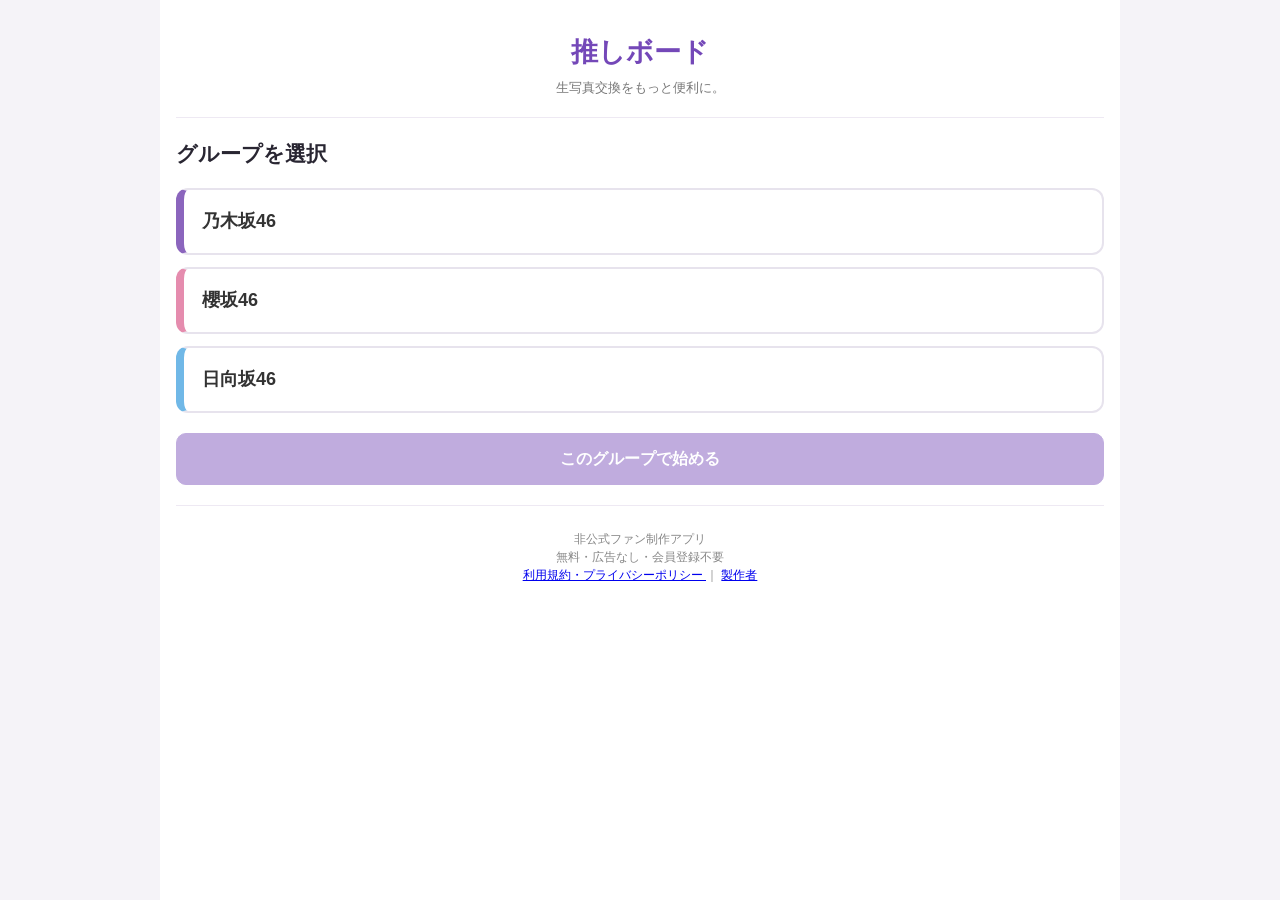
<file: index.html>
<!DOCTYPE html>
<html lang="ja">
<head>
  <meta charset="UTF-8">
  <meta name="viewport"
        content="width=device-width,initial-scale=1,viewport-fit=cover">
  <meta name="theme-color" content="#7448b8">
  <meta name="description"
        content="生写真交換用の非公式ファン制作アプリ。無料・広告なし・会員登録不要。">
  <title>推しボード</title>

  <link rel="manifest" href="manifest.json">
  <link rel="icon" href="icon.svg" type="image/svg+xml">
  <link rel="stylesheet" href="style.css">

  <script src="data.js" defer></script>
  <script src="app.js" defer></script>
</head>

<body>
<main class="container">

  <header id="appHeader" class="header">
    <h1>推しボード</h1>
    <p>生写真交換をもっと便利に。</p>
  </header>

  <!-- グループ選択 -->
  <section id="groupScreen" class="screen">
    <h2>グループを選択</h2>

    <button class="group"
            data-group="乃木坂46"
            style="--group-color:#8b65bd">
      乃木坂46
    </button>

    <button class="group"
            data-group="櫻坂46"
            style="--group-color:#e58cae">
      櫻坂46
    </button>

    <button class="group"
            data-group="日向坂46"
            style="--group-color:#70b8e7">
      日向坂46
    </button>

    <button id="groupNext" class="primary" disabled>
      このグループで始める
    </button>
  </section>

  <!-- 編集画面 -->
  <section id="editorScreen" class="screen hidden">
    <div class="screen-heading">
      <h2 id="editorGroupName"></h2>
      <button id="changeGroup" class="small-button">
        グループ変更
      </button>
    </div>

    <h3>選択中のメンバー</h3>
    <div id="selectedMembers" class="selected-list"></div>

    <button id="openMembers" class="primary">
      メンバーを選択・変更
    </button>

    <h3>生写真シリーズ</h3>
    <div id="seriesList" class="series-list"></div>

    <button id="addSeries" class="primary">
      ＋ シリーズを登録
    </button>

    <button id="openBoard" class="primary board-launch">
      交換ボードを表示
    </button>
  </section>

  <!-- メンバー選択 -->
  <section id="memberScreen" class="screen hidden">
    <h2>メンバー選択</h2>
    <p id="memberGroupName" class="subheading"></p>

    <div class="filter-row">
      <label for="generationFilter">期別</label>
      <select id="generationFilter">
        <option value="all">すべての期</option>
      </select>
    </div>

    <input id="memberSearch"
           type="search"
           placeholder="メンバー名を検索"
           autocomplete="off">

    <div class="selection-toolbar">
      <span id="selectionCount">0人選択中</span>
      <button id="selectAll" class="text-button">
        表示中を全選択
      </button>
      <button id="clearAll" class="text-button">
        全解除
      </button>
    </div>

    <div id="memberList" class="member-list"></div>

    <button id="openMemberManager"
            class="secondary member-manager-launch">
      ＋ メンバーを追加・編集
    </button>

    <div class="action-row">
      <button id="cancelMembers" class="secondary">
        キャンセル
      </button>
      <button id="confirmMembers" class="primary">
        決定
      </button>
    </div>
  </section>

  <!-- メンバー管理 -->
  <section id="memberManagerScreen"
           class="screen hidden">

    <div class="screen-heading">
      <h2>メンバー管理</h2>
      <button id="backFromMemberManager"
              class="small-button">
        選択画面に戻る
      </button>
    </div>

    <p id="managerGroupName" class="subheading"></p>

    <p class="hint">
      メンバーの追加・名前変更・期の変更・
      非表示設定ができます。
      変更内容はこの端末に保存されます。
    </p>

    <button id="addCustomMember" class="primary">
      ＋ 新しいメンバーを追加
    </button>

    <div class="filter-row manager-filter-row">
      <label for="managerGenerationFilter">期別</label>
      <select id="managerGenerationFilter">
        <option value="all">すべての期</option>
      </select>
    </div>

    <input id="managerSearch"
           type="search"
           placeholder="管理するメンバーを検索"
           autocomplete="off">

    <label class="manager-show-hidden">
      <input id="managerShowHidden"
             type="checkbox">
      非表示のメンバーも表示する
    </label>

    <div id="managerMemberList"
         class="manager-member-list"></div>

    <p class="hint">
      非表示にしても、登録済みの求・譲データは
      削除されません。
    </p>
  </section>

  <!-- メンバー追加・編集 -->
  <section id="memberEditScreen"
           class="screen hidden">

    <h2 id="memberEditTitle">
      メンバー追加
    </h2>

    <p id="memberEditGroupName"
       class="subheading"></p>

    <label class="field-label"
           for="editMemberName">
      メンバー名
    </label>

    <input id="editMemberName"
           type="text"
           maxlength="100"
           placeholder="メンバー名を入力"
           autocomplete="off">

    <label class="field-label"
           for="editMemberGeneration">
      期
    </label>

    <input id="editMemberGeneration"
           type="number"
           min="1"
           max="99"
           step="1"
           inputmode="numeric"
           placeholder="例：6">

    <p class="hint">
      名前や期を変更しても、既存の求・譲データは
      維持されます。
    </p>

    <div class="action-row">
      <button id="cancelMemberEdit"
              class="secondary">
        キャンセル
      </button>
      <button id="saveMemberEdit"
              class="primary">
        保存
      </button>
    </div>
  </section>

  <!-- シリーズ登録 -->
  <section id="seriesScreen" class="screen hidden">
    <h2 id="seriesScreenTitle">シリーズ登録</h2>
    <p id="seriesGroupName" class="subheading"></p>

    <label class="field-label" for="seriesName">
      シリーズ名
    </label>

    <input id="seriesName"
           type="text"
           maxlength="100"
           placeholder="例：2026年 夏衣装">

    <h3>生写真の種類</h3>
    <div id="seriesTypes" class="series-types"></div>

    <div class="type-input-row">
      <input id="newTypeName"
             type="text"
             maxlength="40"
             placeholder="例：座り">
      <button id="addType" class="secondary">追加</button>
    </div>

    <p class="hint">
      種類はシリーズごとに自由に登録できます。
    </p>

    <div class="action-row">
      <button id="cancelSeries" class="secondary">
        キャンセル
      </button>
      <button id="saveSeries" class="primary">
        保存
      </button>
    </div>
  </section>

  <!-- 求・譲登録 -->
  <section id="tradeScreen" class="screen hidden">
    <div class="screen-heading">
      <h2>求・譲の登録</h2>
      <button id="backFromTrade" class="small-button">
        戻る
      </button>
    </div>

    <p id="tradeSeriesName" class="subheading"></p>

    <div class="status-tabs">
      <button id="wantTab" class="status-tab active">求</button>
      <button id="offerTab" class="status-tab">譲</button>
    </div>

    <p id="tradeSelectionCount" class="hint"></p>
    <div id="tradeMemberList" class="trade-member-list"></div>

    <p class="hint">チェック変更時に自動保存されます。</p>
  </section>

  <!-- 交換ボード -->
  <section id="boardScreen" class="screen hidden">
    <div id="boardToolbar" class="board-toolbar">
      <div class="screen-heading">
        <h2 id="boardGroupName">交換ボード</h2>
        <button id="backFromBoard" class="small-button">
          編集に戻る
        </button>
      </div>

      <div class="board-mode-tabs">
        <button class="board-mode active" data-mode="both">
          求・譲
        </button>
        <button class="board-mode" data-mode="want">
          求のみ
        </button>
        <button class="board-mode" data-mode="offer">
          譲のみ
        </button>
      </div>

      <div class="board-controls">
        <label for="boardFontSize">文字サイズ</label>
        <select id="boardFontSize">
          <option value="small">小</option>
          <option value="medium">標準</option>
          <option value="large">大</option>
          <option value="xlarge">特大</option>
        </select>

        <button id="toggleFullscreen" class="secondary">
          全画面表示
        </button>
      </div>
    </div>

    <div id="boardLayout"
         class="board-layout font-medium">

      <section id="wantBoard"
               class="board-panel want-panel">
        <h3>求</h3>
        <div id="wantBoardContent"></div>
      </section>

      <section id="offerBoard"
               class="board-panel offer-panel">
        <h3>譲</h3>
        <div id="offerBoardContent"></div>
      </section>
    </div>
  </section>

 <footer id="appFooter">
  非公式ファン制作アプリ<br>
  無料・広告なし・会員登録不要<br>
  <a href="./policy.html">
    利用規約・プライバシーポリシー
  </a>
  <span class="footer-separator">｜</span>
  <a
    href="https://x.com/1CrkwkpWjK5801"
    target="_blank"
    rel="noopener noreferrer"
  >製作者</a>
</footer>

</main>
</body>
</html>
</file>
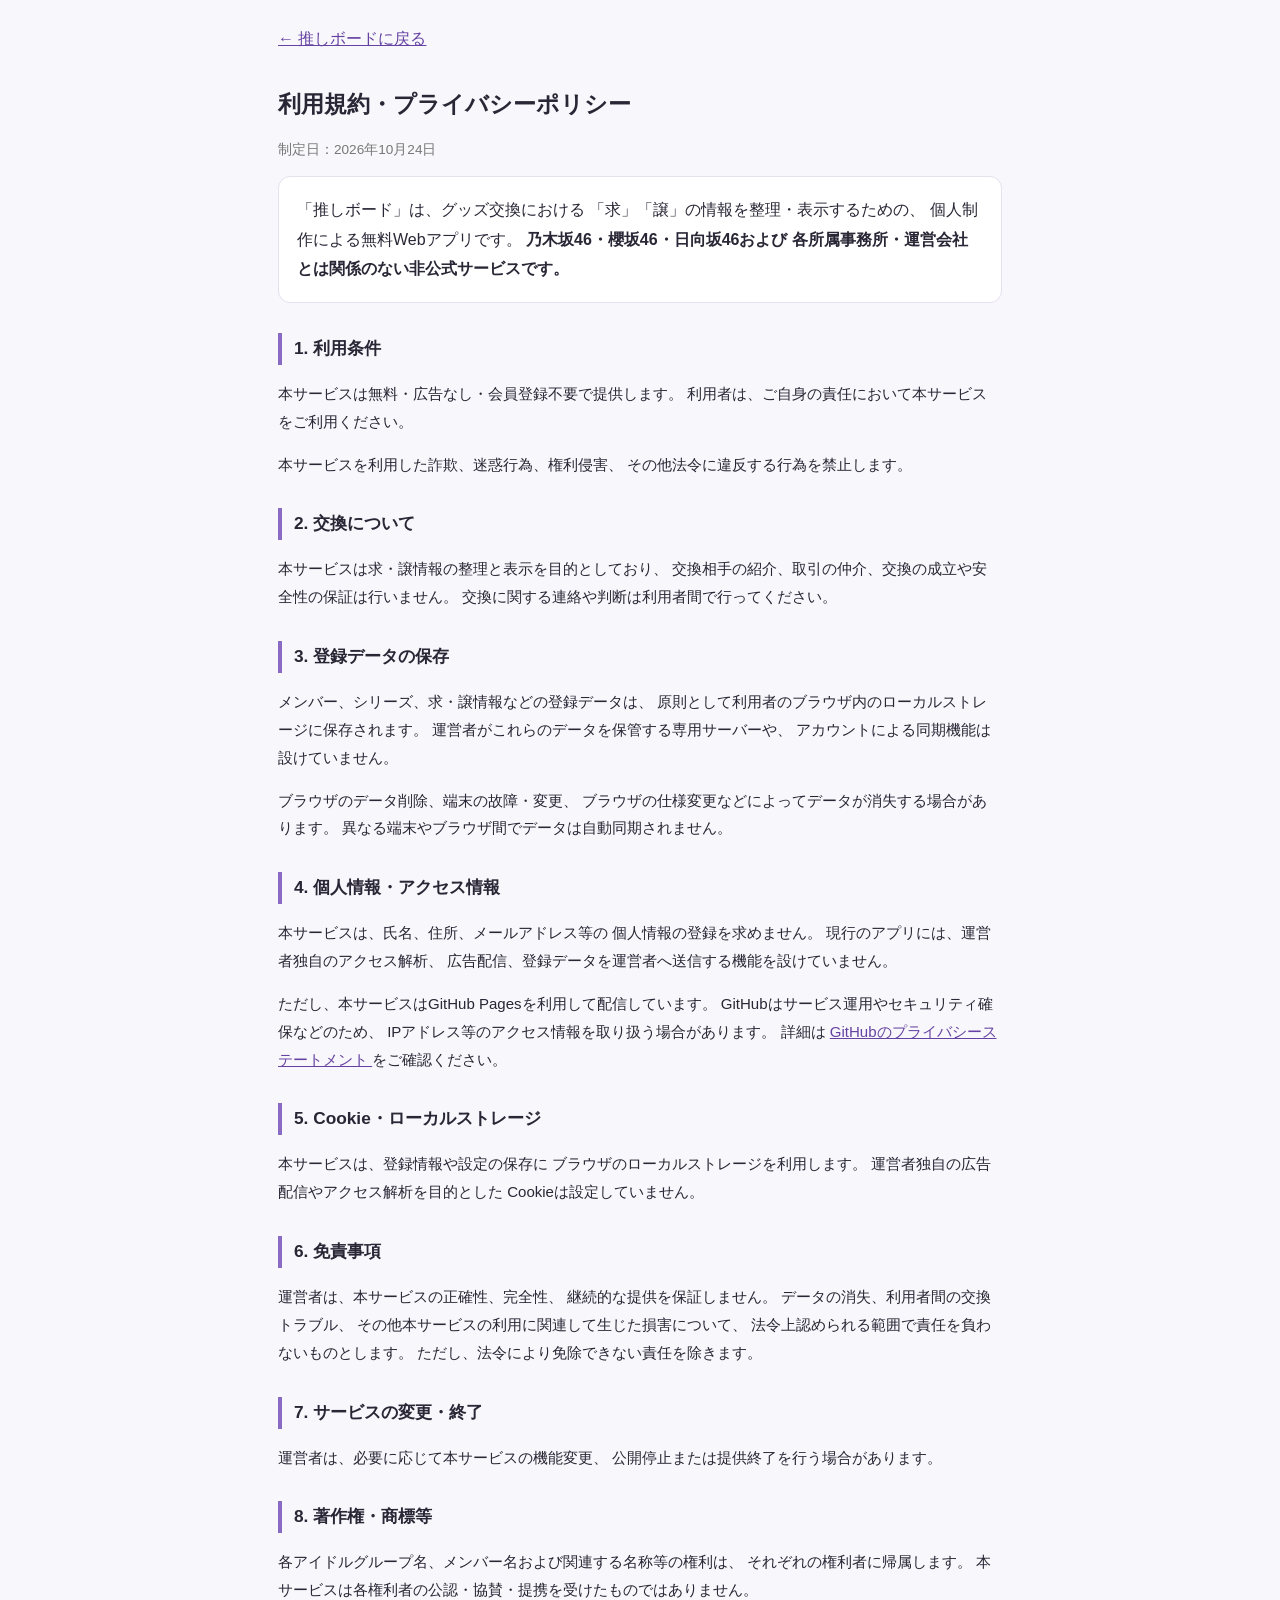
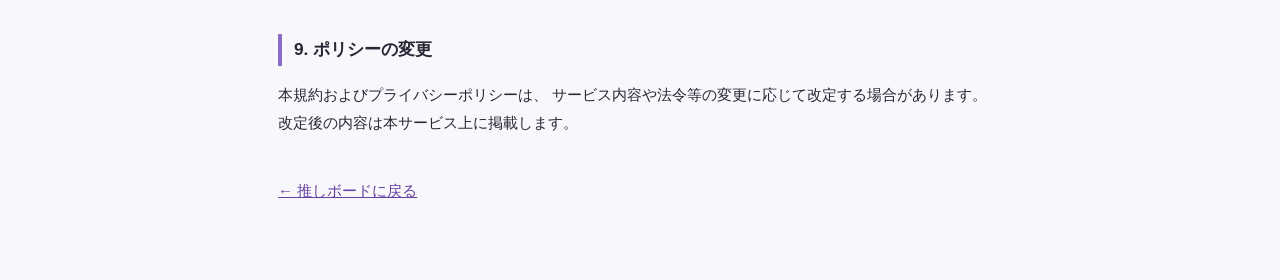
<file: policy.html>
<!DOCTYPE html>
<html lang="ja">
<head>
  <meta charset="UTF-8">
  <meta name="viewport" content="width=device-width, initial-scale=1">
  <meta name="robots" content="index,follow">
  <title>利用規約・プライバシーポリシー | 推しボード</title>
  <style>
    * { box-sizing: border-box; }
    body {
      margin: 0;
      background: #f8f7fb;
      color: #292635;
      font-family: -apple-system, BlinkMacSystemFont,
        "Hiragino Kaku Gothic ProN", "Yu Gothic", sans-serif;
      line-height: 1.85;
    }
    main {
      max-width: 760px;
      margin: 0 auto;
      padding: 24px 18px 60px;
    }
    h1 { font-size: 1.45rem; line-height: 1.5; }
    h2 {
      font-size: 1.08rem;
      margin-top: 30px;
      border-left: 4px solid #8b6ac4;
      padding-left: 12px;
    }
    p, li { font-size: .94rem; }
    a { color: #6542a2; }
    .note {
      background: #fff;
      border: 1px solid #e6e0ef;
      border-radius: 12px;
      padding: 18px;
    }
    .date { color: #777; font-size: .85rem; }
    .back { display: inline-block; margin-bottom: 18px; }
  </style>
</head>
<body>
<main>
  <a class="back" href="./index.html">← 推しボードに戻る</a>

  <h1>利用規約・プライバシーポリシー</h1>
  <p class="date">制定日：2026年10月24日</p>

  <div class="note">
    「推しボード」は、グッズ交換における
    「求」「譲」の情報を整理・表示するための、
    個人制作による無料Webアプリです。
    <strong>
      乃木坂46・櫻坂46・日向坂46および
      各所属事務所・運営会社とは関係のない非公式サービスです。
    </strong>
  </div>

  <h2>1. 利用条件</h2>
  <p>
    本サービスは無料・広告なし・会員登録不要で提供します。
    利用者は、ご自身の責任において本サービスをご利用ください。
  </p>
  <p>
    本サービスを利用した詐欺、迷惑行為、権利侵害、
    その他法令に違反する行為を禁止します。
  </p>

  <h2>2. 交換について</h2>
  <p>
    本サービスは求・譲情報の整理と表示を目的としており、
    交換相手の紹介、取引の仲介、交換の成立や安全性の保証は行いません。
    交換に関する連絡や判断は利用者間で行ってください。
  </p>

  <h2>3. 登録データの保存</h2>
  <p>
    メンバー、シリーズ、求・譲情報などの登録データは、
    原則として利用者のブラウザ内のローカルストレージに保存されます。
    運営者がこれらのデータを保管する専用サーバーや、
    アカウントによる同期機能は設けていません。
  </p>
  <p>
    ブラウザのデータ削除、端末の故障・変更、
    ブラウザの仕様変更などによってデータが消失する場合があります。
    異なる端末やブラウザ間でデータは自動同期されません。
  </p>

  <h2>4. 個人情報・アクセス情報</h2>
  <p>
    本サービスは、氏名、住所、メールアドレス等の
    個人情報の登録を求めません。
    現行のアプリには、運営者独自のアクセス解析、
    広告配信、登録データを運営者へ送信する機能を設けていません。
  </p>
  <p>
    ただし、本サービスはGitHub Pagesを利用して配信しています。
    GitHubはサービス運用やセキュリティ確保などのため、
    IPアドレス等のアクセス情報を取り扱う場合があります。
    詳細は
    <a href="https://docs.github.com/en/site-policy/privacy-policies/github-general-privacy-statement"
       target="_blank" rel="noopener noreferrer">
      GitHubのプライバシーステートメント
    </a>
    をご確認ください。
  </p>

  <h2>5. Cookie・ローカルストレージ</h2>
  <p>
    本サービスは、登録情報や設定の保存に
    ブラウザのローカルストレージを利用します。
    運営者独自の広告配信やアクセス解析を目的とした
    Cookieは設定していません。
  </p>

  <h2>6. 免責事項</h2>
  <p>
    運営者は、本サービスの正確性、完全性、
    継続的な提供を保証しません。
    データの消失、利用者間の交換トラブル、
    その他本サービスの利用に関連して生じた損害について、
    法令上認められる範囲で責任を負わないものとします。
    ただし、法令により免除できない責任を除きます。
  </p>

  <h2>7. サービスの変更・終了</h2>
  <p>
    運営者は、必要に応じて本サービスの機能変更、
    公開停止または提供終了を行う場合があります。
  </p>

  <h2>8. 著作権・商標等</h2>
  <p>
    各アイドルグループ名、メンバー名および関連する名称等の権利は、
    それぞれの権利者に帰属します。
    本サービスは各権利者の公認・協賛・提携を受けたものではありません。
  </p>

  <h2>9. ポリシーの変更</h2>
  <p>
    本規約およびプライバシーポリシーは、
    サービス内容や法令等の変更に応じて改定する場合があります。
    改定後の内容は本サービス上に掲載します。
  </p>

  <p style="margin-top:40px">
    <a href="./index.html">← 推しボードに戻る</a>
  </p>
</main>
</body>
</html>
</file>
<file: style.css>
/* ========================================
   推しボード 公開準備版
======================================== */

* {
  box-sizing: border-box;
}

html {
  font-family: "Helvetica Neue", Arial,
    "Hiragino Kaku Gothic ProN", "Yu Gothic",
    Meiryo, sans-serif;
  -webkit-text-size-adjust: 100%;
}

body {
  margin: 0;
  background: #f5f3f8;
  color: #292632;
  line-height: 1.5;
}

button,
input,
select {
  font: inherit;
}

button {
  cursor: pointer;
  touch-action: manipulation;
}

button:disabled {
  opacity: 0.45;
  cursor: not-allowed;
}

.container {
  width: min(100%, 960px);
  min-height: 100dvh;
  margin: auto;
  padding: 16px;
  background: white;
}

.header {
  padding: 16px 0 20px;
  text-align: center;
  border-bottom: 1px solid #eee9f3;
}

.header h1 {
  margin: 0;
  color: #7448b8;
  font-size: 27px;
}

.header p {
  margin: 5px 0 0;
  color: #777;
  font-size: 13px;
}

.screen {
  padding: 20px 0;
}

.hidden,
[hidden] {
  display: none !important;
}

h2 {
  margin: 0 0 18px;
  font-size: 21px;
}

h3 {
  margin: 24px 0 12px;
  font-size: 17px;
}

.primary,
.secondary {
  display: block;
  width: 100%;
  padding: 13px 14px;
  border-radius: 10px;
  font-weight: bold;
}

.primary {
  border: 1px solid #7448b8;
  background: #7448b8;
  color: white;
}

.secondary {
  border: 1px solid #c9b6e2;
  background: white;
  color: #7448b8;
}

.small-button {
  padding: 8px 11px;
  border: 1px solid #ddd5e8;
  border-radius: 8px;
  background: white;
  color: #555;
  font-size: 13px;
}

.screen-heading {
  display: flex;
  align-items: center;
  justify-content: space-between;
  gap: 12px;
}

.screen-heading h2 {
  min-width: 0;
  margin: 0;
  overflow-wrap: anywhere;
}

.screen-heading button {
  flex-shrink: 0;
}

.subheading {
  margin: 8px 0 16px;
  color: #666;
  font-size: 14px;
}

.hint {
  margin: 14px 0;
  color: #777;
  font-size: 13px;
}

.empty-message {
  color: #888;
  font-size: 14px;
}

footer {
  padding: 24px 0;
  border-top: 1px solid #eee9f3;
  color: #888;
  font-size: 12px;
  text-align: center;
}

/* ========================================
   グループ選択
======================================== */

.group {
  display: block;
  width: 100%;
  margin-bottom: 12px;
  padding: 18px;
  border: 2px solid #e7e3ed;
  border-left: 8px solid var(--group-color);
  border-radius: 12px;
  background: white;
  color: #333;
  font-size: 18px;
  font-weight: bold;
  text-align: left;
}

.group.selected {
  border-color: var(--group-color);
  background: #f8f5fc;
}

#groupNext {
  margin-top: 20px;
}

/* ========================================
   メンバー選択
======================================== */

.selected-list {
  display: flex;
  flex-wrap: wrap;
  gap: 8px;
  margin: 12px 0 16px;
}

.member-chip {
  padding: 7px 11px;
  border-radius: 20px;
  background: #eee8f7;
  color: #5e368e;
  font-size: 14px;
}

.status-tabs {
  display: flex;
  gap: 8px;
  margin: 18px 0 14px;
}

.status-tab {
  flex: 1;
  padding: 12px;
  border: 1px solid #d8d4e2;
  border-radius: 10px;
  background: white;
  color: #555;
  font-size: 15px;
  font-weight: bold;
}

.status-tab.active {
  background: #7448b8;
  border-color: #7448b8;
  color: white;
}

.filter-row {
  display: flex;
  align-items: center;
  gap: 12px;
  margin-bottom: 12px;
}

.filter-row label {
  font-size: 14px;
  font-weight: bold;
  white-space: nowrap;
}

.filter-row select {
  flex: 1;
  min-width: 0;
  padding: 10px;
  border: 1px solid #d8d4e2;
  border-radius: 8px;
  background: white;
}

#memberSearch {
  width: 100%;
  padding: 12px;
  border: 1px solid #d8d4e2;
  border-radius: 9px;
  font-size: 16px;
}

.selection-toolbar {
  display: flex;
  align-items: center;
  flex-wrap: wrap;
  gap: 8px;
  margin: 14px 0;
}

#selectionCount {
  margin-right: auto;
  font-size: 13px;
  font-weight: bold;
}

.text-button {
  padding: 6px;
  border: 0;
  background: transparent;
  color: #7448b8;
  font-size: 12px;
}

.member-list {
  max-height: 48dvh;
  overflow-y: auto;
  border: 1px solid #e7e3ed;
  border-radius: 10px;
}

.member-row {
  display: flex;
  align-items: center;
  gap: 12px;
  padding: 13px;
  border-bottom: 1px solid #eee;
  cursor: pointer;
}

.member-row:last-child {
  border-bottom: 0;
}

.member-row input,
.trade-type-label input {
  width: 19px;
  height: 19px;
  accent-color: #7448b8;
}

.action-row {
  display: flex;
  gap: 10px;
  margin-top: 20px;
}

.action-row button {
  flex: 1;
  min-width: 0;
}

/* ========================================
   シリーズ
======================================== */

.series-list {
  display: grid;
  gap: 10px;
  margin: 12px 0 16px;
}

.series-card {
  padding: 14px;
  border: 1px solid #ddd8e8;
  border-radius: 12px;
  background: white;
}

.series-card-title {
  font-size: 16px;
  font-weight: bold;
  overflow-wrap: anywhere;
}

.series-card-types {
  margin-top: 6px;
  color: #666;
  font-size: 13px;
  overflow-wrap: anywhere;
}

.series-card-actions {
  display: flex;
  gap: 8px;
  margin-top: 12px;
}

.series-card-actions button {
  flex: 1;
  min-width: 0;
  padding: 9px;
  border: 1px solid #d8d4e2;
  border-radius: 8px;
  background: #f7f5fa;
}

.series-card-actions .delete-button {
  color: #b52b3a;
  background: #fff5f5;
}

.trade-open-button {
  width: 100%;
  margin-top: 12px;
  padding: 12px;
  border: 1px solid #7448b8;
  border-radius: 9px;
  background: #7448b8;
  color: white;
  font-weight: bold;
}

.field-label {
  display: block;
  margin: 16px 0 8px;
  font-weight: bold;
}

#seriesName,
#newTypeName {
  width: 100%;
  padding: 12px;
  border: 1px solid #d8d4e2;
  border-radius: 9px;
  font-size: 16px;
}

.series-types {
  display: flex;
  flex-wrap: wrap;
  gap: 8px;
  margin: 12px 0;
}

.type-chip {
  display: inline-flex;
  align-items: center;
  gap: 8px;
  padding: 8px 10px;
  border-radius: 20px;
  background: #eee8f7;
  font-size: 14px;
}

.type-chip button {
  border: 0;
  background: transparent;
  color: #7448b8;
  font-size: 18px;
}

.type-input-row {
  display: flex;
  gap: 8px;
}

.type-input-row input {
  flex: 1;
  min-width: 0;
}

.type-input-row button {
  flex: 0 0 auto;
  width: auto;
}

/* ========================================
   求・譲登録
======================================== */

.trade-member-list {
  display: grid;
  gap: 12px;
  margin-top: 16px;
}

.trade-member-card {
  padding: 14px;
  border: 1px solid #ddd8e8;
  border-radius: 12px;
  background: white;
}

.trade-member-name {
  margin-bottom: 12px;
  font-size: 16px;
  font-weight: bold;
}

.trade-type-list {
  display: flex;
  flex-wrap: wrap;
  gap: 10px 16px;
}

.trade-type-label {
  display: inline-flex;
  align-items: center;
  gap: 7px;
  padding: 6px 0;
  cursor: pointer;
}

.trade-empty-message {
  padding: 18px;
  border-radius: 10px;
  background: #f7f5fa;
  color: #777;
  text-align: center;
}

/* ========================================
   交換ボード
======================================== */

.board-launch {
  margin-top: 12px;
}

.board-toolbar {
  margin-bottom: 16px;
}

.board-mode-tabs {
  display: flex;
  gap: 8px;
  margin: 16px 0 12px;
}

.board-mode {
  flex: 1;
  min-width: 0;
  padding: 11px 5px;
  border: 1px solid #d8d4e2;
  border-radius: 9px;
  background: white;
  color: #555;
  font-weight: bold;
}

.board-mode.active {
  border-color: #7448b8;
  background: #7448b8;
  color: white;
}

.board-controls {
  display: flex;
  align-items: center;
  flex-wrap: wrap;
  gap: 10px;
}

.board-controls label {
  font-size: 13px;
  font-weight: bold;
}

.board-controls select {
  padding: 9px;
  border: 1px solid #d8d4e2;
  border-radius: 8px;
  background: white;
}

.board-controls .secondary {
  width: auto;
  margin-left: auto;
  padding: 9px 12px;
}

.board-layout {
  display: grid;
  grid-template-columns: minmax(0, 1fr);
  gap: 14px;
}

.board-layout.single-mode {
  grid-template-columns: minmax(0, 1fr);
}

.board-panel {
  min-width: 0;
  padding: 14px;
  border-radius: 12px;
}

.want-panel {
  border: 1px solid #ecc0d1;
  background: #fff0f5;
}

.offer-panel {
  border: 1px solid #bdd8f3;
  background: #edf5ff;
}

.board-panel h3 {
  margin: 0 0 12px;
  font-size: 1.6em;
  text-align: center;
}

.want-panel h3 {
  color: #a02b58;
}

.offer-panel h3 {
  color: #205f9d;
}

.board-series {
  margin-top: 12px;
  padding-top: 10px;
  border-top: 1px solid #0002;
}

.board-series-name {
  font-size: 1.05em;
  font-weight: bold;
  overflow-wrap: anywhere;
}

.board-member-line {
  margin-top: 7px;
  line-height: 1.6;
  overflow-wrap: anywhere;
}

.board-empty {
  padding: 16px 0;
  color: #777;
  text-align: center;
}

.font-small {
  font-size: 18px;
}

.font-medium {
  font-size: 24px;
}

.font-large {
  font-size: 34px;
}

.font-xlarge {
  font-size: 46px;
}

/* 縦向き：上下 / 横向き：左右 */
@media (orientation: landscape) {
  .board-layout:not(.single-mode) {
    grid-template-columns: repeat(2, minmax(0, 1fr));
  }
}

/* ========================================
   全画面表示
   交換ボードを最大限広く表示
======================================== */

/* 全画面時の背景 */
body.board-fullscreen {
  background: white;
}

/* 外側の余白を最小化 */
body.board-fullscreen .container {
  width: 100%;
  max-width: none;
  padding: 4px;
}

/* アプリのヘッダーとフッターを非表示 */
body.board-fullscreen #appHeader,
body.board-fullscreen #appFooter {
  display: none !important;
}

/* ボード画面の余白を削減 */
body.board-fullscreen #boardScreen {
  padding: 0;
}

/* グループ名・交換ボード見出し・戻るボタンを非表示 */
body.board-fullscreen #boardScreen .screen-heading {
  display: none !important;
}

/* 求・譲の表示切替ボタンを非表示 */
body.board-fullscreen #boardScreen .board-mode-tabs {
  display: none !important;
}

/* ツールバーの余白を最小化 */
body.board-fullscreen #boardScreen .board-toolbar {
  margin: 0 0 5px;
}

/* 文字サイズと全画面終了を横並び */
body.board-fullscreen #boardScreen .board-controls {
  display: flex;
  align-items: center;
  justify-content: flex-end;
  flex-wrap: nowrap;
  gap: 6px;
  padding: 3px 0 6px;
}

/* 文字サイズラベルを小さく */
body.board-fullscreen #boardScreen .board-controls label {
  font-size: 12px;
  white-space: nowrap;
}

/* 文字サイズの選択欄をコンパクトに */
body.board-fullscreen #boardFontSize {
  width: auto;
  min-width: 65px;
  padding: 6px 4px;
  font-size: 13px;
}

/* 全画面終了ボタンをコンパクトに */
body.board-fullscreen #toggleFullscreen {
  width: auto;
  margin-left: 4px;
  padding: 7px 9px;
  border-radius: 7px;
  font-size: 12px;
  white-space: nowrap;
}

/* 求・譲パネルの間隔を縮小 */
body.board-fullscreen .board-layout {
  gap: 6px;
}

/* 求・譲パネル内の余白を縮小 */
body.board-fullscreen .board-panel {
  padding: 9px;
  border-radius: 8px;
}

/* 求・譲の見出し */
body.board-fullscreen .board-panel h3 {
  margin: 0 0 6px;
}

/* シリーズごとの余白を縮小 */
body.board-fullscreen .board-series {
  margin-top: 7px;
  padding-top: 6px;
}

/* メンバーごとの余白を縮小 */
body.board-fullscreen .board-member-line {
  margin-top: 3px;
  line-height: 1.45;
}

/* ========================================
   ブラウザ標準のFullscreen API
======================================== */

#boardScreen:fullscreen {
  width: 100%;
  height: 100%;
  overflow: auto;
  padding: 4px;
  background: white;
}

/* API全画面時も不要な見出しを非表示 */
#boardScreen:fullscreen .screen-heading,
#boardScreen:fullscreen .board-mode-tabs {
  display: none !important;
}

/* API全画面時のツールバー */
#boardScreen:fullscreen .board-toolbar {
  margin: 0 0 5px;
}

/* API全画面時の操作欄 */
#boardScreen:fullscreen .board-controls {
  display: flex;
  align-items: center;
  justify-content: flex-end;
  flex-wrap: nowrap;
  gap: 6px;
  padding: 3px 0 6px;
}

#boardScreen:fullscreen .board-controls label {
  font-size: 12px;
  white-space: nowrap;
}

#boardScreen:fullscreen #boardFontSize {
  width: auto;
  min-width: 65px;
  padding: 6px 4px;
  font-size: 13px;
}

#boardScreen:fullscreen #toggleFullscreen {
  width: auto;
  margin-left: 4px;
  padding: 7px 9px;
  font-size: 12px;
  white-space: nowrap;
}

/* API全画面時のパネル */
#boardScreen:fullscreen .board-layout {
  width: 100%;
  gap: 6px;
}

#boardScreen:fullscreen .board-panel {
  padding: 9px;
  border-radius: 8px;
}

#boardScreen:fullscreen .board-panel h3 {
  margin: 0 0 6px;
}

#boardScreen:fullscreen .board-series {
  margin-top: 7px;
  padding-top: 6px;
}

#boardScreen:fullscreen .board-member-line {
  margin-top: 3px;
  line-height: 1.45;
}

/* ========================================
   スマホ
======================================== */

@media (max-width: 480px) {
  .container {
    padding: 12px;
  }

  .screen {
    padding: 16px 0;
  }

  h2 {
    font-size: 19px;
  }

  .board-panel {
    padding: 11px;
  }

  /* 全画面表示時は通常のスマホ余白を適用しない */
  body.board-fullscreen .container {
    padding: 4px;
  }

  body.board-fullscreen #boardScreen {
    padding: 0;
  }

  #boardScreen:fullscreen {
    padding: 4px;
  }
}

/* ========================================
   メンバー管理機能
   Ver.1.1 追加スタイル
======================================== */

/* メンバー管理画面へのボタン */
.member-manager-launch {
  margin-top: 16px;
}

/* メンバー管理画面の期別フィルター */
.manager-filter-row {
  margin-top: 22px;
}

/* メンバー管理画面の検索欄 */
#managerSearch {
  width: 100%;
  padding: 12px;
  border: 1px solid #d8d4e2;
  border-radius: 9px;
  font-size: 16px;
}

/* 非表示メンバーを表示するチェック欄 */
.manager-show-hidden {
  display: flex;
  align-items: center;
  gap: 9px;
  margin: 15px 0;
  font-size: 14px;
  cursor: pointer;
}

.manager-show-hidden input {
  width: 19px;
  height: 19px;
  accent-color: #7448b8;
}

/* メンバー管理一覧 */
.manager-member-list {
  display: grid;
  gap: 10px;
  margin-top: 14px;
}

/* メンバーごとの管理カード */
.manager-member-card {
  padding: 13px;
  border: 1px solid #e2dce9;
  border-radius: 11px;
  background: white;
}

/* 非表示メンバーのカード */
.manager-member-card.is-hidden {
  background: #f7f7f8;
  border-color: #dddddf;
}

/* メンバー情報 */
.manager-member-info {
  display: flex;
  align-items: center;
  justify-content: space-between;
  flex-wrap: wrap;
  gap: 8px;
}

.manager-member-name {
  font-size: 16px;
  font-weight: bold;
  overflow-wrap: anywhere;
}

.manager-member-generation {
  color: #777;
  font-size: 13px;
}

/* 非表示状態の表示 */
.manager-hidden-label {
  display: inline-block;
  padding: 3px 8px;
  border-radius: 20px;
  background: #e8e8eb;
  color: #666;
  font-size: 12px;
}

/* 管理操作ボタン */
.manager-member-actions {
  display: flex;
  gap: 8px;
  margin-top: 12px;
}

.manager-member-actions button {
  flex: 1;
  min-width: 0;
  padding: 9px 7px;
  border: 1px solid #d8d4e2;
  border-radius: 8px;
  background: #f7f5fa;
  color: #7448b8;
  font-size: 13px;
}

/* 非表示操作ボタン */
.manager-member-actions .hide-button {
  background: #fff8f1;
  color: #995a20;
  border-color: #ead3b8;
}

/* 再表示操作ボタン */
.manager-member-actions .show-button {
  background: #f0f8f1;
  color: #28723a;
  border-color: #bcdcc4;
}

/* メンバー追加・編集フォーム */
#editMemberName,
#editMemberGeneration {
  display: block;
  width: 100%;
  padding: 12px;
  border: 1px solid #d8d4e2;
  border-radius: 9px;
  background: white;
  font-size: 16px;
}

/* スマートフォン向け調整 */
@media (max-width: 480px) {

  .manager-member-card {
    padding: 12px;
  }

  .manager-member-actions button {
    padding: 10px 6px;
    font-size: 13px;
  }

  .manager-member-name {
    font-size: 15px;
  }
}

/* ========================================
   求・譲ボード：名前と写真種類を分離
======================================== */

.board-member-row {
  display: flex;
  flex-direction: column;
  align-items: stretch;
  gap: 6px;
  padding: 10px 8px;
  border-bottom: 1px solid rgba(128, 128, 128, 0.25);
}

.board-member-name {
  display: block;
  font-weight: 700;
  line-height: 1.4;
  overflow-wrap: anywhere;
}

.board-member-types {
  display: flex;
  flex-wrap: wrap;
  align-items: center;
  gap: 5px;
  min-width: 0;
}

.board-type-tag {
  display: inline-block;
  padding: 3px 8px;
  border: 1px solid currentColor;
  border-radius: 5px;
  font-size: 0.82em;
  font-weight: 500;
  line-height: 1.4;
  white-space: nowrap;
}
</file>
